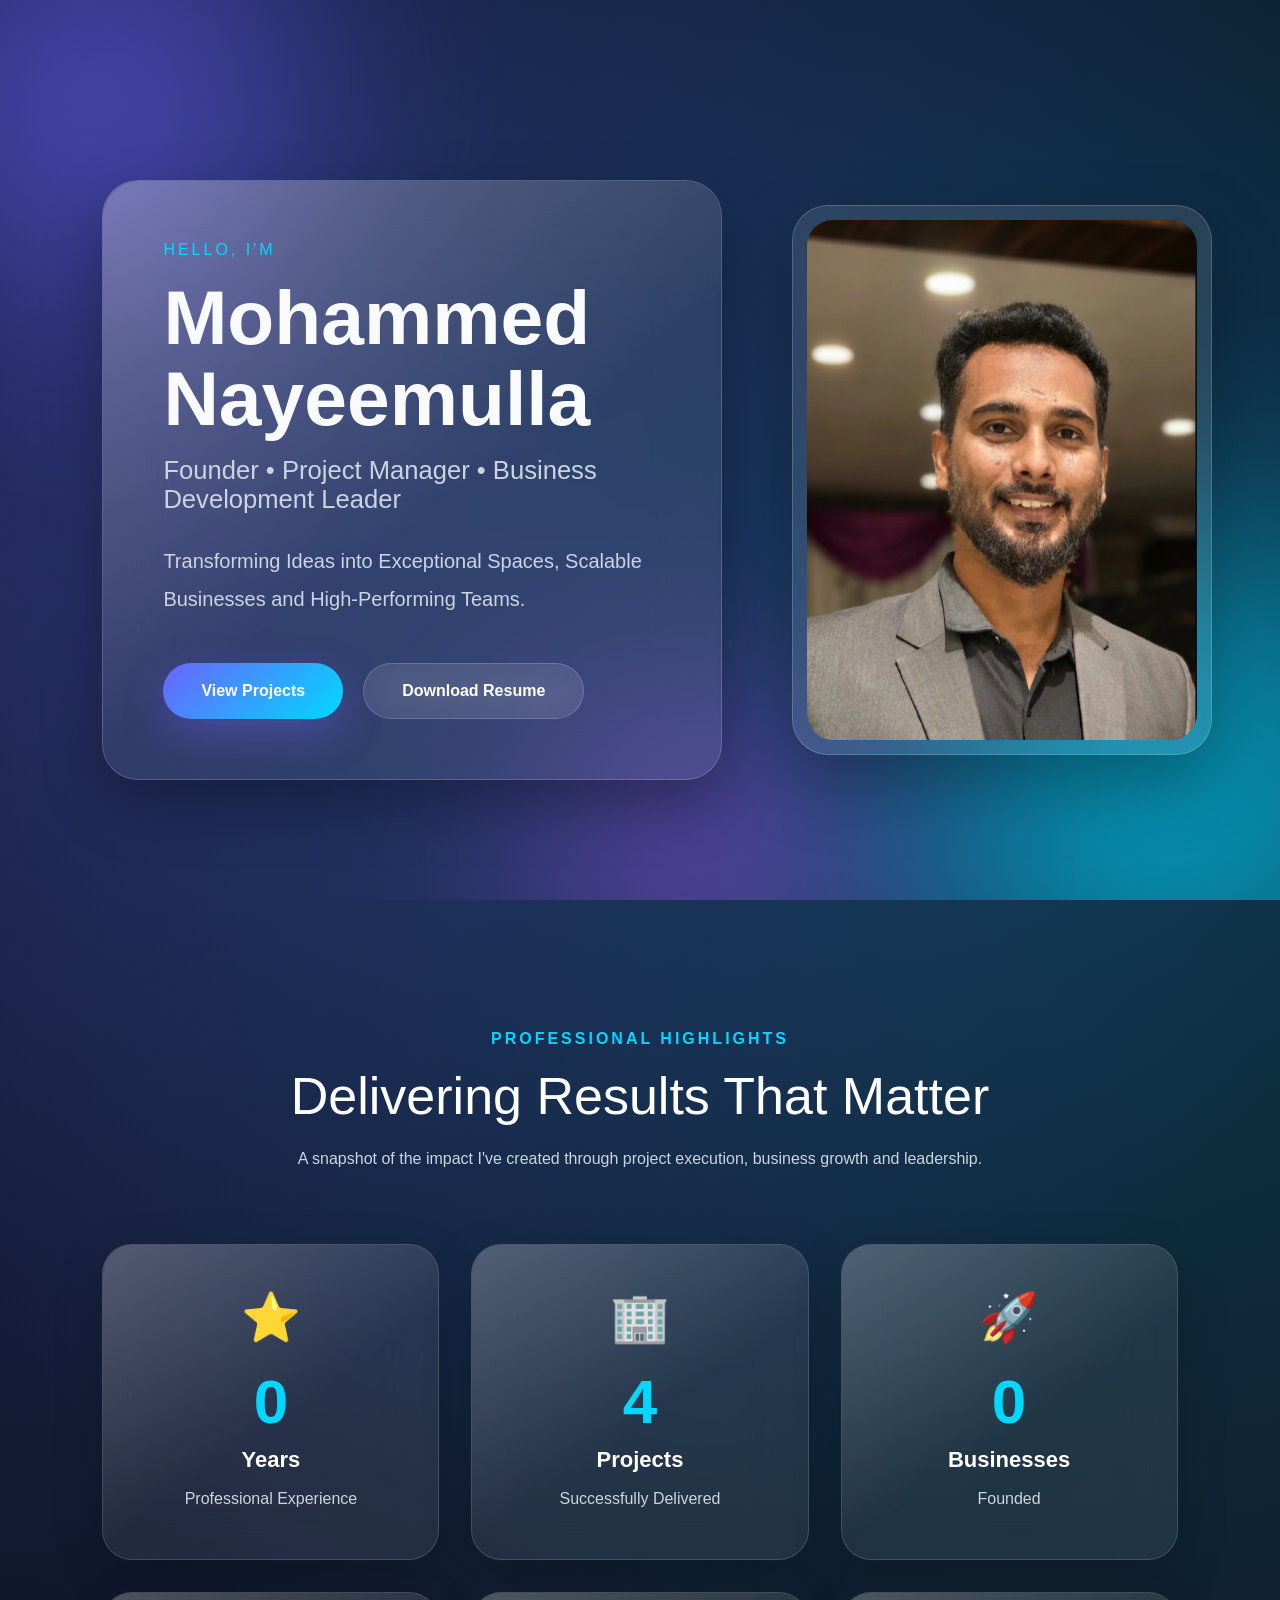
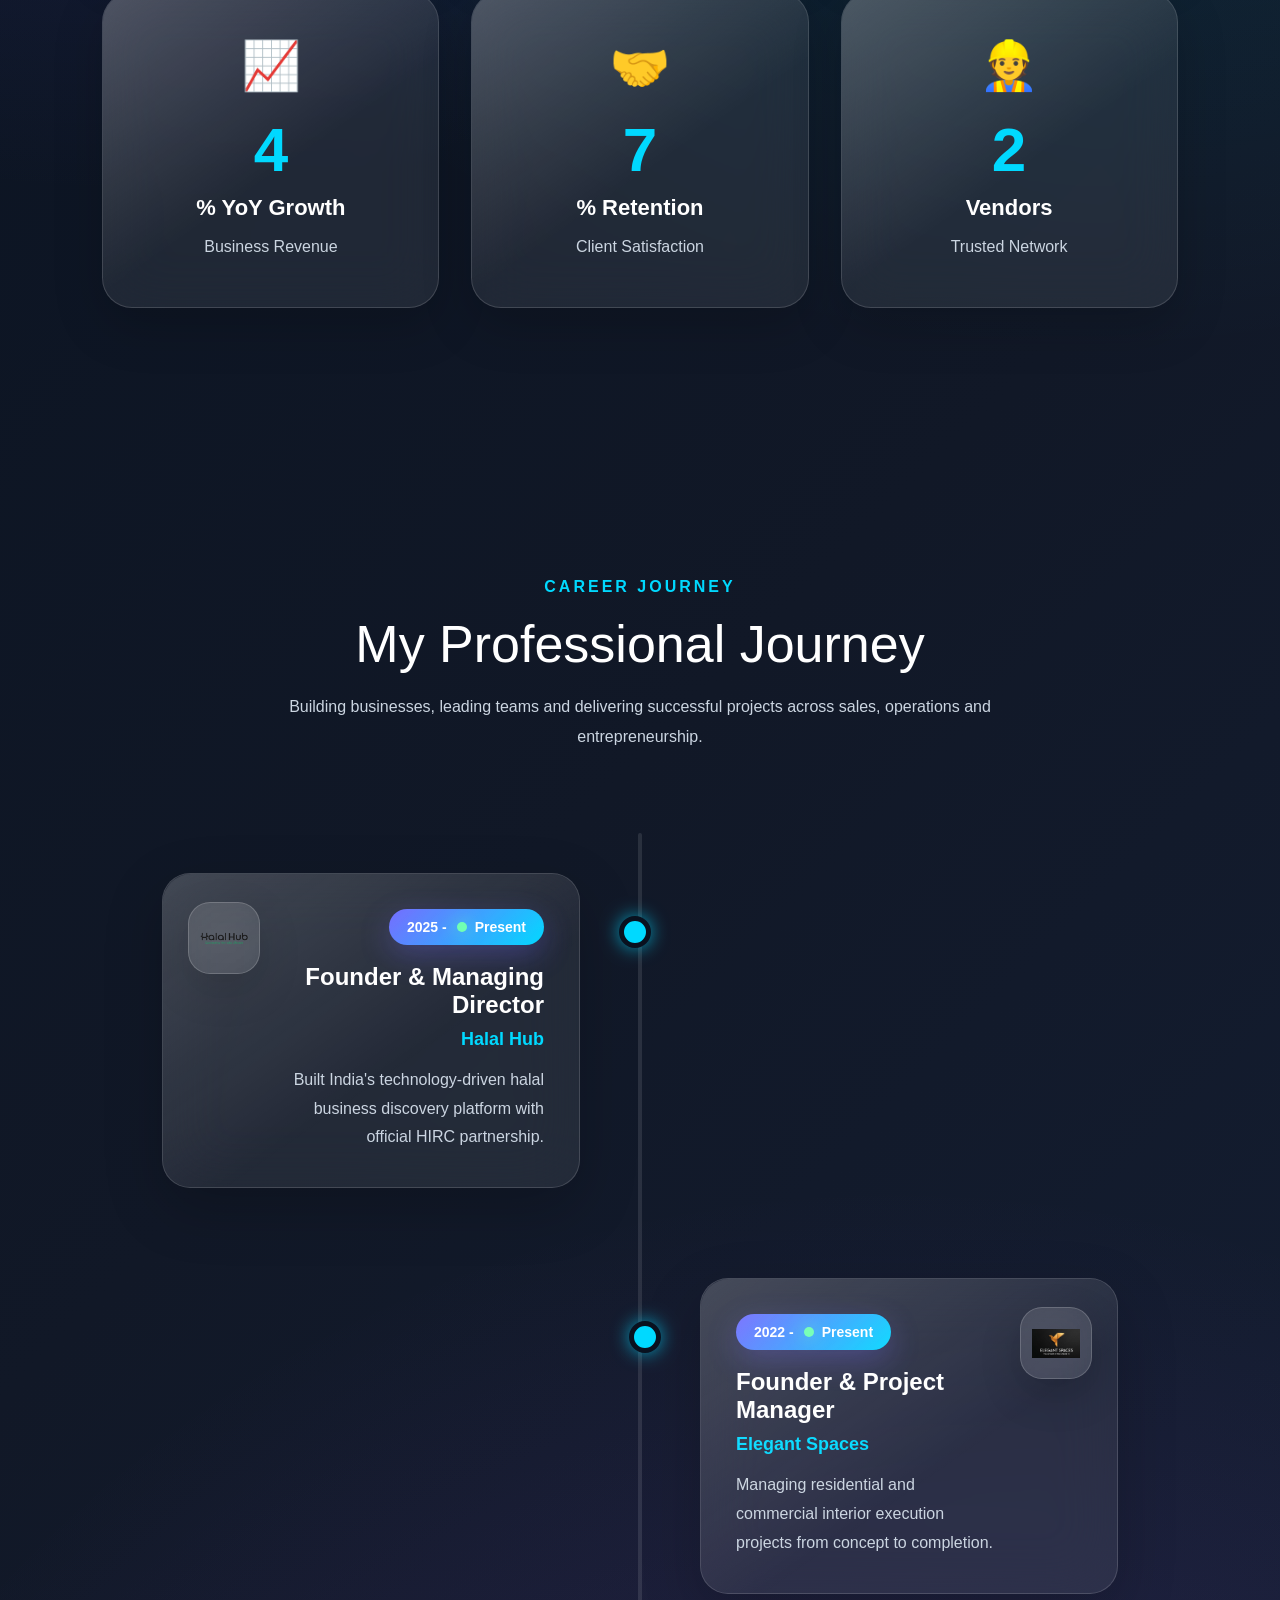
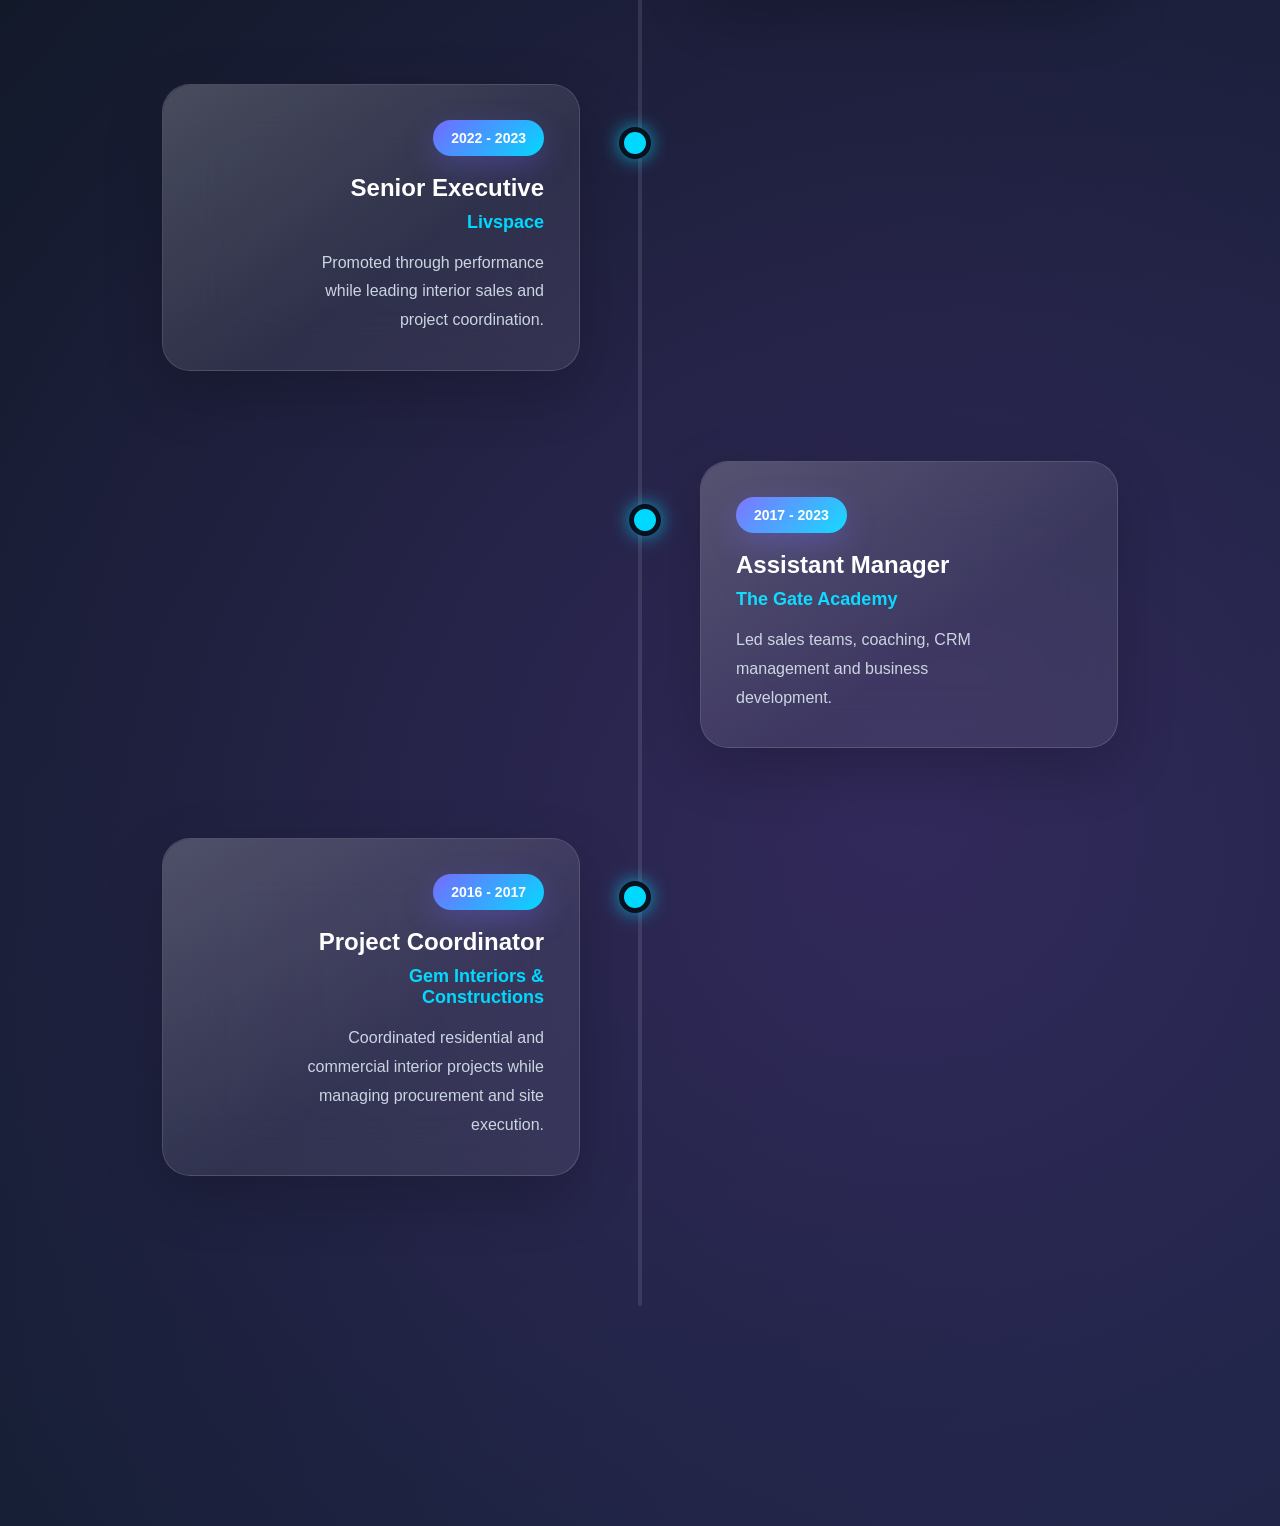
<file: cyan.html>
<!DOCTYPE html>
<html lang="en">

<head>
    <meta charset="UTF-8">
    <meta name="viewport" content="width=device-width, initial-scale=1.0">
    <title>Mohammed Nayeemulla | Portfolio</title>

    <link rel="stylesheet" href="css/style.css">
    <link rel="stylesheet" href="css/animations.css">
    <link rel="stylesheet" href="css/responsive.css">
</head>

<body>

<!-- ================= NAVBAR ================= -->

<nav id="navbar">

    <div class="logo">
        MN
    </div>

    <ul>
        <li><a href="#hero">Home</a></li>
        <li><a href="#about">About</a></li>
        <li><a href="#experience">Experience</a></li>
        <li><a href="#projects">Projects</a></li>
        <li><a href="#contact">Contact</a></li>
    </ul>

</nav>

<!-- ================= HERO ================= -->

<header id="hero">

    <!-- Animated Background -->

    <div class="background">

        <div class="blob blob1"></div>
        <div class="blob blob2"></div>
        <div class="blob blob3"></div>

    </div>

    <!-- LEFT CONTENT -->

    <div class="hero-content">

            <p class="intro reveal delay-1">
                Hello, I'm
            </p>

            <h1 class="reveal delay-2">
                Mohammed Nayeemulla
            </h1>

            <h2 class="reveal delay-3">
                Founder • Project Manager • Business Development Leader
            </h2>

            <p class="tagline reveal delay-4">
                Transforming Ideas into Exceptional Spaces,
                Scalable Businesses and High-Performing Teams.
            </p>

            <div class="buttons reveal delay-5">

                <a href="#projects" class="btn primary">
                    View Projects
                </a>

                <a href="assets/resume.pdf" class="btn secondary">
                    Download Resume
                </a>

            </div>

    </div>

    <!-- RIGHT IMAGE -->

    <div class="hero-image reveal delay-6">

        <div class="glass-photo">

            <img
                    src="assets/images/nayeem.png"
                    alt="Mohammed Nayeemulla">

        </div>

    </div>

</header>
<!-- KPI Section

<section id="achievements">

    <div class="container">

        <h2>Achievements</h2>

        <div class="metrics">

            <div class="metric">
                <h3 class="counter" data-target="8">0</h3>
                <span>Years Experience</span>
            </div>

            <div class="metric">
                <h3 class="counter" data-target="40">0</h3>
                <span>Projects Delivered</span>
            </div>

            <div class="metric">
                <h3 class="counter" data-target="2">0</h3>
                <span>Businesses Founded</span>
            </div>

            <div class="metric">
                <h3 class="counter" data-target="35">0</h3>
                <span>% YoY Growth</span>
            </div>

            <div class="metric">
                <h3 class="counter" data-target="60">0</h3>
                <span>% Client Retention</span>
            </div>

            <div class="metric">
                <h3 class="counter" data-target="20">0</h3>
                <span>Vendor Network</span>
            </div>

        </div>

    </div>

</section>
-->
<!-- ========================================= -->
<!-- PROFESSIONAL HIGHLIGHTS -->
<!-- ========================================= -->

<section id="highlights">

    <div class="section-title reveal">

        <span>Professional Highlights</span>

        <h2>
            Delivering Results That Matter
        </h2>

        <p>
            A snapshot of the impact I've created through
            project execution, business growth and leadership.
        </p>

    </div>

    <div class="metrics-grid">

        <div class="metric-card reveal">

            <div class="metric-icon">⭐</div>

            <h3 class="counter" data-target="8">0</h3>

            <h4>Years</h4>

            <p>Professional Experience</p>

        </div>

        <div class="metric-card reveal">

            <div class="metric-icon">🏢</div>

            <h3 class="counter" data-target="40">0</h3>

            <h4>Projects</h4>

            <p>Successfully Delivered</p>

        </div>

        <div class="metric-card reveal">

            <div class="metric-icon">🚀</div>

            <h3 class="counter" data-target="2">0</h3>

            <h4>Businesses</h4>

            <p>Founded</p>

        </div>

        <div class="metric-card reveal">

            <div class="metric-icon">📈</div>

            <h3 class="counter" data-target="35">0</h3>

            <h4>% YoY Growth</h4>

            <p>Business Revenue</p>

        </div>

        <div class="metric-card reveal">

            <div class="metric-icon">🤝</div>

            <h3 class="counter" data-target="60">0</h3>

            <h4>% Retention</h4>

            <p>Client Satisfaction</p>

        </div>

        <div class="metric-card reveal">

            <div class="metric-icon">👷</div>

            <h3 class="counter" data-target="20">0</h3>

            <h4>Vendors</h4>

            <p>Trusted Network</p>

        </div>

    </div>

</section>

<!-- ========================================= -->
<!-- CAREER TIMELINE -->
<!-- ========================================= -->

<section id="experience">

    <div class="section-title reveal">

        <span>Career Journey</span>

        <h2>My Professional Journey</h2>

        <p>
            Building businesses, leading teams and delivering
            successful projects across sales, operations and
            entrepreneurship.
        </p>

    </div>

    <div class="timeline">
        <div class="timeline-line"></div>

        <div class="timeline-progress"></div>
        <!-- Halal Hub -->

        <div class="timeline-item left reveal">

            <div class="timeline-content">

                <div class="company-logo">
                    <img src="assets/logos/halal-hub.png"
                         alt="Halal Hub">
                </div>
                <span class="year">2025 -
                    <span class="present">
                        <span class="dot"></span>Present
                    </span>
                </span>

                <h3>Founder & Managing Director</h3>

                <h4>Halal Hub</h4>

                <p>
                    Built India's technology-driven halal
                    business discovery platform with official
                    HIRC partnership.
                </p>

            </div>

        </div>

        <!-- Elegant Spaces -->

        <div class="timeline-item right reveal">

            <div class="timeline-content">
                <div class="company-logo">
                    <img src="assets/logos/elegant-spaces.png"
                         alt="Elegant Spaces">
                </div>
                <span class="year">2022 -
                    <span class="present">
                        <span class="dot"></span>Present
                    </span>
                </span>

                <h3>Founder & Project Manager</h3>

                <h4>Elegant Spaces</h4>

                <p>
                    Managing residential and commercial
                    interior execution projects from
                    concept to completion.
                </p>

            </div>

        </div>

        <!-- Livspace -->

        <div class="timeline-item left reveal">

            <div class="timeline-content">

                <span class="year">2022 - 2023</span>

                <h3>Senior Executive</h3>

                <h4>Livspace</h4>

                <p>

                    Promoted through performance while
                    leading interior sales and project
                    coordination.

                </p>

            </div>

        </div>

        <!-- Gate Academy -->

        <div class="timeline-item right reveal">

            <div class="timeline-content">

                <span class="year">2017 - 2023</span>

                <h3>Assistant Manager</h3>

                <h4>The Gate Academy</h4>

                <p>

                    Led sales teams, coaching,
                    CRM management and business
                    development.

                </p>

            </div>

        </div>

        <!-- Gem -->

        <div class="timeline-item left reveal">

            <div class="timeline-content">

                <span class="year">2016 - 2017</span>

                <h3>Project Coordinator</h3>

                <h4>Gem Interiors & Constructions</h4>

                <p>

                    Coordinated residential and commercial
                    interior projects while managing
                    procurement and site execution.

                </p>

            </div>

        </div>
    </div>

</section>

<script src="js/main.js"></script>
<script src="js/animations.js"></script>
<script src="js/timeline.js"></script>
</body>

</html>
</file>
<file: css/style.css>
/* =========================================================
   ROOT VARIABLES
========================================================= */

:root{

    --primary:#6C63FF;
    --secondary:#00D9FF;
    --accent:#A855F7;

    --dark:#08111F;
    --light:#F8FAFC;

    --text:#F8FAFC;
    --text-light:#CBD5E1;

    --glass:rgba(255,255,255,.10);
    --glass-strong:rgba(255,255,255,.18);
    --glass-border:rgba(255,255,255,.22);

    --shadow:
        0 25px 60px rgba(0,0,0,.30);

    --radius:28px;

}

/* =========================================================
   RESET
========================================================= */

*{
    margin:0;
    padding:0;
    box-sizing:border-box;
}

html{
    scroll-behavior:smooth;
}

body{

    font-family:Inter,"Segoe UI",sans-serif;

    color:var(--text);

    overflow-x:hidden;

    background:
            radial-gradient(circle at 10% 10%,rgba(108,99,255,.30),transparent 30%),
            radial-gradient(circle at 85% 15%,rgba(0,217,255,.18),transparent 30%),
            radial-gradient(circle at 70% 85%,rgba(168,85,247,.20),transparent 30%),
            linear-gradient(135deg,#07111F,#111827,#16223B);

}

/* =========================================================
   TYPOGRAPHY
========================================================= */

h1{

    font-size:clamp(3.8rem,6vw,6rem);

    line-height:1.05;

    font-weight:800;

}

h2{

    font-size:clamp(1.5rem,2vw,2rem);

    font-weight:500;

    color:var(--text-light);

}

p{

    color:var(--text-light);

}

/* =========================================================
   BACKGROUND BLOBS
========================================================= */

.background{

    position:absolute;

    inset:0;

    overflow:hidden;

    z-index:0;

}

.blob{

    position:absolute;

    border-radius:50%;

    filter:blur(120px);

    opacity:.55;

    animation:blobFloat 18s infinite alternate ease-in-out;

}

.blob1{

    width:420px;
    height:420px;

    background:#6C63FF;

    left:-120px;
    top:-120px;

}

.blob2{

    width:520px;
    height:520px;

    background:#00D9FF;

    right:-160px;
    bottom:-160px;

    animation-delay:3s;

}

.blob3{

    width:320px;
    height:320px;

    background:#A855F7;

    left:42%;
    bottom:-120px;

    animation-delay:6s;

}

/* =========================================================
   NAVBAR
========================================================= */

#navbar{

    position:fixed;

    top:22px;

    left:50%;

    transform:translateX(-50%);

    width:92%;

    max-width:1350px;

    padding:20px 42px;

    display:flex;

    justify-content:space-between;

    align-items:center;

    border-radius:24px;

    background:rgba(255,255,255,.08);

    backdrop-filter:blur(30px);

    -webkit-backdrop-filter:blur(30px);

    border:1px solid rgba(255,255,255,.18);

    box-shadow:0 20px 50px rgba(0,0,0,.20);

    z-index:1000;

}

.logo{

    font-size:40px;

    font-weight:800;

    color:var(--secondary);

}

#navbar ul{

    display:flex;

    gap:45px;

    list-style:none;

}

#navbar a{

    text-decoration:none;

    color:var(--text);

    font-weight:600;

    transition:.35s;

}

#navbar a:hover{

    color:var(--secondary);

}

/* =========================================================
   HERO
========================================================= */

#hero{

    position:relative;

    min-height:100vh;

    display:grid;

    grid-template-columns:minmax(620px,1.15fr) minmax(420px,.85fr);

    gap:70px;

    align-items:center;

    padding:150px 8% 90px;

}

.hero-content{

    position:relative;

    z-index:5;

    width:100%;

    max-width:760px;

    padding:60px;

    border-radius:36px;

    background:rgba(255,255,255,.08);

    backdrop-filter:blur(35px);

    -webkit-backdrop-filter:blur(35px);

    border:1px solid rgba(255,255,255,.18);

    box-shadow:var(--shadow);

    overflow:visible;

}

.hero-content::before{

    content:"";

    position:absolute;

    inset:0;

    border-radius:inherit;

    background:

        linear-gradient(
                145deg,
                rgba(255,255,255,.25),
                transparent 55%
        );

    pointer-events:none;

}

.intro{

    color:var(--secondary);

    letter-spacing:3px;

    text-transform:uppercase;

    margin-bottom:18px;

}

.hero-content h1{

    margin-bottom:18px;

}

.hero-content h2{

    margin-bottom:28px;

}

.tagline{

    font-size:20px;

    line-height:1.9;

    margin-bottom:45px;

    max-width:620px;

}

/* =========================================================
   HERO IMAGE
========================================================= */

.hero-image{

    display:flex;

    justify-content:center;

    align-items:center;

    position:relative;

    z-index:5;

    animation:portraitFloat 6s ease-in-out infinite;

}

.glass-photo{

    padding:14px;

    border-radius:36px;

    background:rgba(255,255,255,.10);

    backdrop-filter:blur(35px);

    border:1px solid rgba(255,255,255,.18);

    box-shadow:0 30px 70px rgba(0,0,0,.30);

}

.hero-image img{

    width:440px;

    max-width:100%;

    display:block;

    border-radius:26px;

}

/* =========================================================
   ANIMATIONS
========================================================= */

@keyframes blobFloat{

    0%{

        transform:
                translate(0,0)
                scale(1);

    }

    50%{

        transform:
                translate(40px,-40px)
                scale(1.12);

    }

    100%{

        transform:
                translate(-25px,30px)
                scale(.96);

    }

}

@keyframes portraitFloat{

    0%{

        transform:translateY(0);

    }

    50%{

        transform:translateY(-14px);

    }

    100%{

        transform:translateY(0);

    }

}

/* =========================================================
   BUTTONS
========================================================= */

.buttons{

    display:flex;

    gap:20px;

    flex-wrap:wrap;

    margin-top:45px;

}

.btn{

    position:relative;

    display:inline-flex;

    align-items:center;

    justify-content:center;

    padding:18px 38px;

    border-radius:60px;

    text-decoration:none;

    font-weight:600;

    overflow:hidden;

    transition:.35s ease;

}

.btn::before{

    content:"";

    position:absolute;

    inset:0;

    width:0;

    background:rgba(255,255,255,.18);

    transition:.45s;

}

.btn:hover::before{

    width:100%;

}

.btn:hover{

    transform:translateY(-6px);

}

.primary{

    color:#fff;

    background:linear-gradient(
            135deg,
            var(--primary),
            var(--secondary)
    );

    box-shadow:
            0 15px 40px rgba(108,99,255,.35);

}

.secondary{

    color:#fff;

    background:rgba(255,255,255,.08);

    backdrop-filter:blur(20px);

    border:1px solid rgba(255,255,255,.18);

}

.secondary:hover{

    border-color:var(--secondary);

}

/* =========================================================
   ACHIEVEMENTS
========================================================= */

#achievements{

    position:relative;

    padding:120px 8%;

}

.container{

    max-width:1300px;

    margin:auto;

}

#achievements h2{

    text-align:center;

    font-size:46px;

    margin-bottom:70px;

    color:white;

}

.metrics{

    display:grid;

    grid-template-columns:repeat(3,1fr);

    gap:28px;

}

.metric{

    position:relative;

    padding:40px 30px;

    border-radius:30px;

    text-align:center;

    background:rgba(255,255,255,.08);

    backdrop-filter:blur(28px);

    -webkit-backdrop-filter:blur(28px);

    border:1px solid rgba(255,255,255,.15);

    overflow:hidden;

    transition:.4s;

    box-shadow:

            0 18px 50px rgba(0,0,0,.20);

}

.metric::before{

    content:"";

    position:absolute;

    inset:0;

    background:

            linear-gradient(

                    145deg,

                    rgba(255,255,255,.18),

                    transparent 60%

            );

}

.metric:hover{

    transform:translateY(-12px);

    border-color:rgba(0,217,255,.45);

    box-shadow:

            0 25px 60px rgba(0,217,255,.18);

}

.metric h3{

    position:relative;

    font-size:60px;

    color:var(--secondary);

    margin-bottom:12px;

}

.metric span{

    position:relative;

    color:var(--text-light);

    font-size:17px;

}

/* =========================================================
   PROFESSIONAL HIGHLIGHTS
========================================================= */

#highlights{

    padding:130px 8%;

}

.section-title{

    max-width:760px;

    margin:0 auto 70px;

    text-align:center;

}

.section-title span{

    color:var(--secondary);

    text-transform:uppercase;

    letter-spacing:3px;

    font-weight:700;

}

.section-title h2{

    font-size:52px;

    margin:18px 0;

    color:white;

}

.section-title p{

    color:var(--text-light);

    line-height:1.9;

}

.metrics-grid{

    display:grid;

    grid-template-columns:repeat(3,1fr);

    gap:32px;

}

.metric-card{

    position:relative;

    padding:45px 35px;

    border-radius:30px;

    overflow:hidden;

    background:rgba(255,255,255,.08);

    backdrop-filter:blur(28px);

    border:1px solid rgba(255,255,255,.15);

    transition:.45s;

    text-align:center;

    box-shadow:

            0 18px 50px rgba(0,0,0,.18);

}

.metric-card::before{

    content:"";

    position:absolute;

    inset:0;

    background:

            linear-gradient(

                    145deg,

                    rgba(255,255,255,.20),

                    transparent 55%

            );

}

.metric-card:hover{

    transform:translateY(-14px);

    border-color:rgba(0,217,255,.40);

    box-shadow:

            0 28px 60px rgba(0,217,255,.18);

}

.metric-icon{

    position:relative;

    font-size:48px;

    margin-bottom:20px;

}

.metric-card h3{

    position:relative;

    font-size:62px;

    color:var(--secondary);

    margin-bottom:10px;

}

.metric-card h4{

    position:relative;

    color:white;

    margin-bottom:12px;

    font-size:22px;

}

.metric-card p{

    position:relative;

    color:var(--text-light);

    line-height:1.8;

}

/* =========================================================
   EXPERIENCE / CAREER TIMELINE
========================================================= */

#experience{

    position:relative;

    padding:140px 8%;

}

.timeline{

    position:relative;

    max-width:1200px;

    margin:80px auto;

    padding:40px 0;

}

.timeline-line{

    position:absolute;

    left:50%;

    top:0;

    transform:translateX(-50%);

    width:4px;

    height:100%;

    border-radius:30px;

    background:rgba(255,255,255,.10);

}

.timeline-progress{

    position:absolute;

    left:50%;

    top:0;

    transform:translateX(-50%);

    width:4px;

    height:0;

    border-radius:30px;

    background:linear-gradient(
        to bottom,
        var(--primary),
        var(--secondary),
        var(--accent)
    );

    box-shadow:
        0 0 20px rgba(0,217,255,.5);

    transition:height .25s linear;

}

.timeline-item{

    position:relative;

    width:50%;

    margin-bottom:90px;

    padding:0 60px;

}

.timeline-item.left{

    left:0;

    text-align:right;

}

.timeline-item.right{

    left:50%;

    text-align:left;

}

.timeline-content{

    position:relative;

    padding:35px;

    border-radius:28px;

    background:rgba(255,255,255,.08);

    backdrop-filter:blur(30px);

    -webkit-backdrop-filter:blur(30px);

    border:1px solid rgba(255,255,255,.15);

    box-shadow:
        0 20px 60px rgba(0,0,0,.20);

    transition:.4s;

}

.timeline-content::after{

    content:"";

    position:absolute;

    inset:0;

    border-radius:inherit;

    background:linear-gradient(
        145deg,
        rgba(255,255,255,.15),
        transparent 60%
    );

    pointer-events:none;

}

.timeline-content:hover{

    transform:translateY(-10px);

    border-color:rgba(0,217,255,.45);

    box-shadow:
        0 30px 70px rgba(0,217,255,.18);

}

.timeline-content::before{

    content:"";

    position:absolute;

    width:22px;

    height:22px;

    border-radius:50%;

    background:var(--secondary);

    border:5px solid #09111F;

    top:42px;

    box-shadow:
        0 0 18px rgba(0,217,255,.7);

}

.timeline-item.left .timeline-content::before{

    right:-72px;

}

.timeline-item.right .timeline-content::before{

    left:-72px;

}

/* =========================================================
   YEAR BADGE
========================================================= */

.year{

    display:inline-flex;

    align-items:center;

    gap:10px;

    padding:10px 18px;

    border-radius:40px;

    font-size:14px;

    font-weight:600;

    color:#fff;

    margin-bottom:18px;

    background:linear-gradient(
        135deg,
        var(--primary),
        var(--secondary)
    );

    box-shadow:
        0 10px 30px rgba(108,99,255,.30);

}

.present{

    display:flex;

    align-items:center;

    gap:8px;

}

.dot{

    width:10px;

    height:10px;

    border-radius:50%;

    background:#6BFFB0;

    animation:pulse 2s infinite;

    box-shadow:
        0 0 18px rgba(107,255,176,.8);

}

/* =========================================================
   COMPANY LOGO
========================================================= */

.company-logo{

    position:absolute;

    top:28px;

    width:72px;

    height:72px;

    display:flex;

    justify-content:center;

    align-items:center;

    border-radius:22px;

    background:rgba(255,255,255,.10);

    backdrop-filter:blur(25px);

    border:1px solid rgba(255,255,255,.18);

    box-shadow:
        0 15px 40px rgba(0,0,0,.18);

    transition:.35s;

}

.company-logo img{

    width:48px;

    height:48px;

    object-fit:contain;

}

.timeline-content:hover .company-logo{

    transform:scale(1.08) rotate(-5deg);

}

.timeline-item.left .company-logo{

    left:25px;

}

.timeline-item.right .company-logo{

    right:25px;

}

.timeline-item.left .timeline-content{

    padding:35px 35px 35px 120px;

}

.timeline-item.right .timeline-content{

    padding:35px 120px 35px 35px;

}

/* =========================================================
   CONTENT
========================================================= */

.timeline-content h3{

    color:#FFFFFF;

    margin-bottom:10px;

    font-size:24px;

}

.timeline-content h4{

    color:var(--secondary);

    margin-bottom:16px;

    font-size:18px;

}

.timeline-content p{

    color:var(--text-light);

    line-height:1.8;

}

/* =========================================================
   REVEAL
========================================================= */

.timeline-item.left{

    opacity:0;

    transform:translateX(-80px);

    transition:1s;

}

.timeline-item.right{

    opacity:0;

    transform:translateX(80px);

    transition:1s;

}

.timeline-item.show{

    opacity:1;

    transform:translateX(0);

}

/* =========================================================
   ANIMATIONS
========================================================= */

@keyframes pulse{

    0%{

        transform:scale(1);

        box-shadow:0 0 0 rgba(107,255,176,.7);

    }

    70%{

        transform:scale(1.3);

        box-shadow:0 0 18px rgba(107,255,176,0);

    }

    100%{

        transform:scale(1);

        box-shadow:0 0 0 rgba(107,255,176,0);

    }

}

/* =========================================================
   FOOTER
========================================================= */

footer{

    position:relative;

    padding:100px 8% 60px;

    text-align:center;

    overflow:hidden;

}

.footer-glass{

    max-width:1200px;

    margin:auto;

    padding:60px;

    border-radius:32px;

    background:rgba(255,255,255,.08);

    backdrop-filter:blur(30px);

    -webkit-backdrop-filter:blur(30px);

    border:1px solid rgba(255,255,255,.15);

    box-shadow:
        0 20px 60px rgba(0,0,0,.18);

}

.footer-glass h2{

    font-size:48px;

    margin-bottom:20px;

    color:#fff;

}

.footer-glass p{

    max-width:700px;

    margin:0 auto 35px;

    line-height:1.8;

    color:var(--text-light);

}

.socials{

    display:flex;

    justify-content:center;

    gap:18px;

    margin-top:30px;

}

.socials a{

    width:58px;

    height:58px;

    display:flex;

    align-items:center;

    justify-content:center;

    text-decoration:none;

    font-size:22px;

    color:#fff;

    border-radius:50%;

    background:rgba(255,255,255,.08);

    backdrop-filter:blur(20px);

    border:1px solid rgba(255,255,255,.15);

    transition:.35s;

}

.socials a:hover{

    transform:translateY(-8px);

    background:linear-gradient(
        135deg,
        var(--primary),
        var(--secondary)
    );

    box-shadow:
        0 15px 35px rgba(0,217,255,.25);

}

.copyright{

    margin-top:45px;

    font-size:15px;

    color:rgba(255,255,255,.65);

}

/* =========================================================
   GLOBAL REVEAL ANIMATION
========================================================= */

.reveal{

    opacity:0;

    transform:translateY(50px);

    transition:
        opacity .8s ease,
        transform .8s ease;

}

.reveal.show{

    opacity:1;

    transform:translateY(0);

}

.delay-1{transition-delay:.1s;}
.delay-2{transition-delay:.2s;}
.delay-3{transition-delay:.3s;}
.delay-4{transition-delay:.4s;}
.delay-5{transition-delay:.5s;}
.delay-6{transition-delay:.6s;}

/* =========================================================
   SCROLL INDICATOR
========================================================= */

.scroll{

    margin-top:45px;

    font-size:34px;

    color:var(--secondary);

    animation:bounce 2s infinite;

}

@keyframes bounce{

    0%,100%{

        transform:translateY(0);

    }

    50%{

        transform:translateY(12px);

    }

}

/* =========================================================
   RESPONSIVE
========================================================= */

@media (max-width:1200px){

    #hero{

        grid-template-columns:1fr;

        gap:60px;

        text-align:center;

    }

    .hero-image{

        order:-1;

    }

    .hero-content{

        max-width:100%;

    }

    .buttons{

        justify-content:center;

    }

}

@media (max-width:992px){

    .metrics{

        grid-template-columns:repeat(2,1fr);

    }

    .metrics-grid{

        grid-template-columns:repeat(2,1fr);

    }

    .timeline-line,
    .timeline-progress{

        left:35px;

    }

    .timeline-item{

        width:100%;

        left:0 !important;

        padding-left:90px;

        padding-right:0;

        text-align:left;

    }

    .timeline-item.left .timeline-content,
    .timeline-item.right .timeline-content{

        padding:35px 35px 35px 120px;

    }

    .timeline-item.left .company-logo,
    .timeline-item.right .company-logo{

        left:25px;

        right:auto;

    }

    .timeline-item.left .timeline-content::before,
    .timeline-item.right .timeline-content::before{

        left:-66px;

        right:auto;

    }

}

@media (max-width:768px){

    #navbar{

        width:95%;

        padding:18px 25px;

    }

    #navbar ul{

        display:none;

    }

    .hero-content{

        padding:35px;

    }

    h1{

        font-size:clamp(2.8rem,9vw,4rem);

    }

    h2{

        font-size:22px;

    }

    .tagline{

        font-size:17px;

    }

    .hero-image img{

        width:320px;

    }

    .metrics,
    .metrics-grid{

        grid-template-columns:1fr;

    }

    .buttons{

        flex-direction:column;

        align-items:center;

    }

    .footer-glass{

        padding:40px 25px;

    }

}

@media (max-width:480px){

    #hero{

        padding:130px 6% 80px;

    }

    .hero-content{

        padding:28px;

    }

    .hero-image img{

        width:260px;

    }

    .footer-glass h2{

        font-size:34px;

    }

    .section-title h2{

        font-size:36px;

    }

    .metric h3,
    .metric-card h3{

        font-size:48px;

    }

}

/* =========================================================
   FUTURISTIC GRADIENT SCROLLBAR
========================================================= */
/* Scrollbar */

::-webkit-scrollbar{

    width:10px;

}

::-webkit-scrollbar-track{

    background:#0F172A;

}

::-webkit-scrollbar-thumb{

    background:
        linear-gradient(
            #6C63FF,
            #00E5FF
        );

    border-radius:20px;

}
</file>
<file: css/animations.css>
@keyframes float{to{transform:translate(40px,-20px) scale(1.2)}}


/*==================================
REVEAL ANIMATIONS
==================================*/

.reveal{

    opacity:0;

    transform:translateY(45px);

    transition:

        opacity .9s ease,

        transform .9s cubic-bezier(.22,1,.36,1);

}

.reveal.show{

    opacity:1;

    transform:translateY(0);

}

/*==========================
DELAYS
==========================*/

.delay-1{

    transition-delay:.3s;

}

.delay-2{

    transition-delay:.6s;

}

.delay-3{

    transition-delay:1s;

}

.delay-4{

    transition-delay:1s;

}

.delay-5{

    transition-delay:1s;

}

.delay-6{

    transition-delay:1.2s;

}

.delay-7{

    transition-delay:1.4s;

}


@keyframes floatYear{

0%,100%{

transform:translateY(0);

}

50%{

transform:translateY(-5px);

}

}
@keyframes pulse{

0%{

box-shadow:0 0 0 0 rgba(125,255,149,.8);

}

70%{

box-shadow:0 0 0 14px rgba(125,255,149,0);

}

100%{

box-shadow:0 0 0 0 rgba(125,255,149,0);

}

}

/*==================================================
ANIMATIONS
==================================================*/

@keyframes blobFloat{

    0%{

        transform:
        translate(0,0)
        scale(1);

    }

    25%{

        transform:
        translate(40px,-30px)
        scale(1.08);

    }

    50%{

        transform:
        translate(-30px,40px)
        scale(.95);

    }

    75%{

        transform:
        translate(50px,20px)
        scale(1.05);

    }

    100%{

        transform:
        translate(0,0)
        scale(1);

    }

}

@keyframes heroGlow{

    0%,100%{

        transform:scale(1);
        opacity:.45;

    }

    50%{

        transform:scale(1.15);
        opacity:.75;

    }

}

@keyframes scrollBounce{

    0%,100%{

        transform:
        translate(-50%,0);

    }

    50%{

        transform:
        translate(-50%,12px);

    }

}

@keyframes pulseDot{

    0%{

        box-shadow:0 0 0 0 rgba(78,141,114,.55);

    }

    70%{

        box-shadow:0 0 0 12px rgba(78,141,114,0);

    }

    100%{

        box-shadow:0 0 0 0 rgba(78,141,114,0);

    }

}

@keyframes partnerScroll{

    from{

        transform:translateX(0);

    }

    to{

        transform:translateX(-50%);

    }

}

@keyframes shimmer{

    from{

        transform:translateX(-120%);

    }

    to{

        transform:translateX(120%);

    }

}

@keyframes floatPortrait{

    0%,100%{

        transform:translateY(0);

    }

    50%{

        transform:translateY(-18px);

    }

}

.hero-image{

    animation:floatPortrait 8s ease-in-out infinite;

}

/*==================================================
REVEAL
==================================================*/

.reveal{

    opacity:0;

    transform:translateY(80px);

    /* transition:
    opacity .1s ease,
    transform .9s ease; */

    transform:translateY(28px);

    animation:heroReveal .9s cubic-bezier(.22,.61,.36,1) forwards;

}

.reveal.active{

    opacity:1;

    transform:translateY(0);

}

/* .delay-1{transition-delay:.1s;}
.delay-2{transition-delay:.2s;}
.delay-3{transition-delay:.3s;}
.delay-4{transition-delay:.4s;}
.delay-5{transition-delay:.5s;}
.delay-6{transition-delay:.6s;} */

/*==================================================
RESPONSIVE
==================================================*/

@media(max-width:1200px){

#hero,
.about-container,
.contact-wrapper{

grid-template-columns:1fr;

}

.hero-image{

order:-1;

}

.metrics-grid,
.projects-grid,
.services-grid,
.testimonials-grid{

grid-template-columns:repeat(2,1fr);

}

.timeline-item{

width:100%;

left:0 !important;

padding-left:80px;

padding-right:0;

}

.timeline-line,
.timeline-progress{

left:30px;

}

.timeline-content::after{

left:-58px !important;
right:auto;

}

}

@media(max-width:768px){

#navbar{

padding:0 24px;

}

#navbar ul{

display:none;

}

.hero-content h1{

font-size:54px;

}

.hero-content h2{

font-size:24px;

}

.section-title h2{

font-size:42px;

}

.metrics-grid,
.projects-grid,
.services-grid,
.testimonials-grid,
.about-highlights{

grid-template-columns:1fr;

}

.process-timeline{

flex-direction:column;

}

.process-line{

width:2px;

height:70px;

margin:auto;

}

.footer-top{

grid-template-columns:1fr;

gap:40px;

}

.footer-bottom{

flex-direction:column;

gap:15px;

text-align:center;

}

.contact-form{

padding:30px;

}

.hero-image img{

width:320px;

}

}

@media(max-width:480px){

section{

padding:90px 0;

}

.buttons{

flex-direction:column;

}

.btn{

width:100%;

}

.hero-content h1{

font-size:44px;

}

.hero-content h2{

font-size:20px;

}

.tagline{

font-size:17px;

}

.metric-card,
.service-card,
.project-card,
.testimonial-card{

padding:30px 24px;

}

}

/*==================================================
SCROLLBAR
==================================================*/

::-webkit-scrollbar{

width:14px;

background:#111;

}

::-webkit-scrollbar-track{

background:#111;

}

::-webkit-scrollbar-thumb{

border-radius:20px;

background:
linear-gradient(
180deg,
#F5D08A,
#C9A96E,
#A67C38,
#4E8D72);

border:3px solid #111;

}

::-webkit-scrollbar-thumb:hover{

background:
linear-gradient(
180deg,
#FFE6A7,
#D7B36C,
#B5893A,
#5BAA86);

}

::selection{

background:var(--gold);

color:#111;

}
</file>
<file: css/responsive.css>
@media(max-width:768px){.hero h1{font-size:2rem}}
@media(max-width:768px){

.metrics{

flex-direction:column;

gap:35px;

}

.divider{

width:80px;

height:1px;

}

.metric h3{

font-size:42px;

}

}
@media(max-width:900px){

.hero-container{

grid-template-columns:1fr;

text-align:center;

}

.hero-image{

order:-1;

margin-bottom:40px;

}

.hero-image img{

width:280px;

}

}

@media(max-width:992px){

#hero{

    grid-template-columns:1fr;

    text-align:center;

    padding-top:140px;

}

.hero-backdrop{

    inset:-6%;

}

.hero-backdrop__image{

    filter:saturate(1.02) contrast(1.03) brightness(.78);

}

.hero-content{

    max-width:100%;
    align-items:flex-start;

    text-align:left;

}

.hero-image{

    order:-1;

    margin-bottom:40px;

}

.hero-image img{

    width:280px;

}

.metrics{

    justify-content:center;

}

}
@media(max-width:992px){

.metrics-grid{

    grid-template-columns:repeat(2,1fr);

}

}

@media(max-width:600px){

#hero{

    padding:150px 24px 90px;

}

.hero-backdrop{

    inset:-10%;

}

.hero-backdrop__image{

    background-position:center 35%;

}

.metrics-grid{

    grid-template-columns:1fr;

}

.section-title h2{

    font-size:38px;

}

.metric-card{

    padding:35px;

}

}

@media(max-width:900px){

.timeline-line,
.timeline-progress{
    left:25px;
}

.timeline-item{
    width:100%;
    left:0 !important;
    padding-left:70px;
    padding-right:20px;
    text-align:left;
}

.timeline-item.left .timeline-content::before,
.timeline-item.right .timeline-content::before{
    left:-56px;
    right:auto;
}

}
@media (max-width:768px){

    .hero-scroll{

        right:24px;

        bottom:28px;

        transform:scale(.85);

        transform-origin:bottom right;

    }

}
</file>
